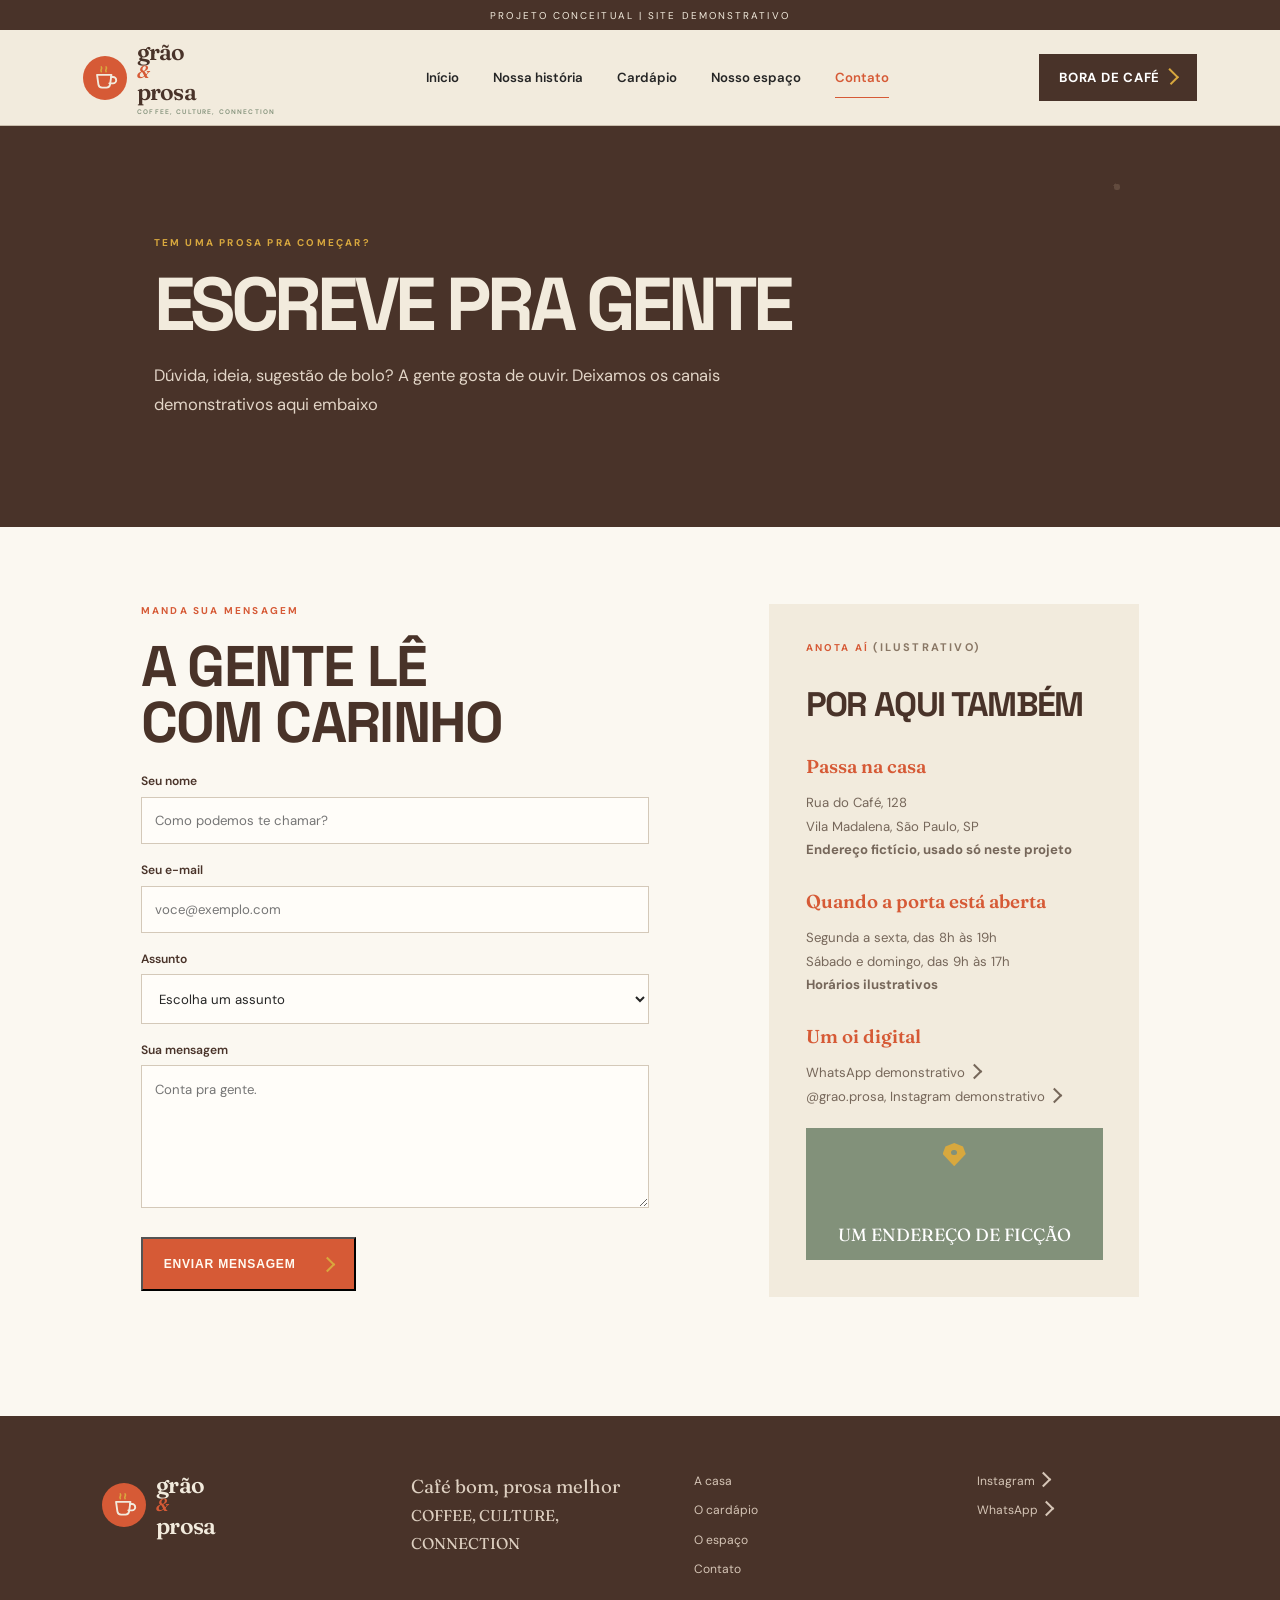
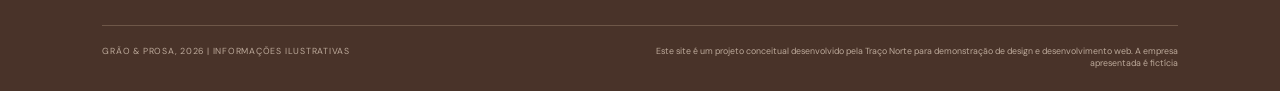
<file: contato.html>
<!doctype html>
<html lang="pt-BR">
  <head>
    <meta charset="utf-8"><meta name="viewport" content="width=device-width,initial-scale=1"><meta name="description" content="Entre em contato com a Grão & Prosa. Dados demonstrativos"><title>Contato: Grão & Prosa</title><link rel="preconnect" href="https://fonts.googleapis.com"><link rel="preconnect" href="https://fonts.gstatic.com" crossorigin><link href="https://fonts.googleapis.com/css2?family=Archivo+Black&family=DM+Sans:wght@400;500;600;700&family=Fraunces:opsz,wght@9..144,500;9..144,600;9..144,700&family=Space+Grotesk:wght@400;500;600;700&display=swap" rel="stylesheet"><link rel="icon" type="image/svg+xml" href="images/favicon.svg?v=2"><link rel="stylesheet" href="css/styles.css"><link rel="stylesheet" href="css/redesign.css"><script defer src="js/script.js"></script>
  </head>
  <body>
    <div class="concept">
      PROJETO CONCEITUAL | SITE DEMONSTRATIVO
    </div>
    <header class="header">
      <a class="logo" href="index.html"><span class="logo-mark" aria-hidden="true"><svg viewBox="0 0 64 64" focusable="false"><path class="cup" d="M17 26h27l-2.5 18a7 7 0 0 1-7 6h-8a7 7 0 0 1-7-6z"/><path class="handle" d="M43 30h4a6 6 0 0 1 0 12h-7"/><path class="steam" d="M25 20c-3-4 3-5 0-9M34 20c-3-4 3-5 0-9"/></svg></span><span class="logo-name">grão <i>&</i> prosa<small>COFFEE, CULTURE, CONNECTION</small></span></a><button class="menu-toggle" type="button" aria-label="Abrir menu" aria-expanded="false"></button>
      <nav class="nav">
        <a href="index.html">Início</a><a href="historia.html">Nossa história</a><a href="cardapio.html">Cardápio</a><a href="espaco.html">Nosso espaço</a><a class="active" href="contato.html">Contato</a>
      </nav>
      <a class="header-cta" href="cardapio.html">Bora de café <span class="arrow-icon" aria-hidden="true"></span></a>
    </header>
    <main>
      <section class="page-hero">
        <span class="eyebrow">TEM UMA PROSA PRA COMEÇAR?</span>
        <h1>
          Escreve pra gente
        </h1>
        <p>
          Dúvida, ideia, sugestão de bolo? A gente gosta de ouvir. Deixamos os canais demonstrativos aqui embaixo
        </p>
        <span class="hero-mark mail-mark" aria-hidden="true"></span>
      </section>
      <section class="contact-wrap">
        <div>
          <span class="eyebrow">MANDA SUA MENSAGEM</span>
          <h2 class="page-title">
            A gente lê<br>com carinho
          </h2>
          <form class="contact-form" novalidate>
            <label for="name">
              Seu nome
            </label>
            <input id="name" name="name" autocomplete="name" required minlength="2" placeholder="Como podemos te chamar?">
            <label for="email">
              Seu e-mail
            </label>
            <input id="email" name="email" type="email" autocomplete="email" required placeholder="voce@exemplo.com">
            <label for="subject">
              Assunto
            </label>
            <select id="subject" name="subject" required><option value="">Escolha um assunto</option><option>Uma prosa geral</option><option>Sobre nosso café</option><option>Imprensa e parcerias</option><option>Outro assunto</option></select>
            <label for="message">
              Sua mensagem
            </label>
            <textarea id="message" name="message" required minlength="10" placeholder="Conta pra gente."></textarea><button class="button" type="submit">Enviar mensagem <span class="arrow-icon" aria-hidden="true"></span></button>
            <div class="form-feedback" aria-live="polite">
            </div>
          </form>
        </div>
        <aside class="contact-info">
          <span class="eyebrow">ANOTA AÍ <span class="illustrative">(ILUSTRATIVO)</span></span>
          <h2>
            Por aqui também
          </h2>
          <h3>
            Passa na casa
          </h3>
          <p>
            Rua do Café, 128<br>Vila Madalena, São Paulo, SP<br><b>Endereço fictício, usado só neste projeto</b>
          </p>
          <h3>
            Quando a porta está aberta
          </h3>
          <p>
            Segunda a sexta, das 8h às 19h<br>Sábado e domingo, das 9h às 17h<br><b>Horários ilustrativos</b>
          </p>
          <h3>
            Um oi digital
          </h3>
          <p>
            <a href="https://wa.me/5500000000000" target="_blank" rel="noreferrer">WhatsApp demonstrativo <span class="arrow-icon" aria-hidden="true"></span></a><br><a href="https://instagram.com/grao.prosa" target="_blank" rel="noreferrer">@grao.prosa, Instagram demonstrativo <span class="arrow-icon" aria-hidden="true"></span></a>
          </p>
          <div class="map-card">
            <span class="map-symbol" aria-hidden="true"></span><br>UM ENDEREÇO DE FICÇÃO
          </div>
        </aside>
      </section>
    </main>
    <footer class="footer">
      <div class="footer-top">
        <a class="logo logo-footer" href="index.html"><span class="logo-mark" aria-hidden="true"><svg viewBox="0 0 64 64" focusable="false"><path class="cup" d="M17 26h27l-2.5 18a7 7 0 0 1-7 6h-8a7 7 0 0 1-7-6z"/><path class="handle" d="M43 30h4a6 6 0 0 1 0 12h-7"/><path class="steam" d="M25 20c-3-4 3-5 0-9M34 20c-3-4 3-5 0-9"/></svg></span><span class="logo-name">grão <i>&</i> prosa</span></a>
        <p>
          Café bom, prosa melhor<br><small>COFFEE, CULTURE, CONNECTION</small>
        </p>
        <div class="footer-links">
          <a href="historia.html">A casa</a><a href="cardapio.html">O cardápio</a><a href="espaco.html">O espaço</a><a href="contato.html">Contato</a>
        </div>
        <div class="footer-social">
          <a href="https://instagram.com" target="_blank" rel="noreferrer">Instagram <span class="arrow-icon" aria-hidden="true"></span></a><a href="https://wa.me/5500000000000" target="_blank" rel="noreferrer">WhatsApp <span class="arrow-icon" aria-hidden="true"></span></a>
        </div>
      </div>
      <div class="footer-bottom">
        <span>GRÃO & PROSA, 2026 | INFORMAÇÕES ILUSTRATIVAS</span><span>Este site é um projeto conceitual desenvolvido pela Traço Norte para demonstração de design e desenvolvimento web. A empresa apresentada é fictícia</span>
      </div>
    </footer>
  </body>
</html>
</file>
<file: css/styles.css>
:root {
  --cream:#f3ebdd;
  --paper:#faf7f0;
  --terra:#b85c38;
  --coffee:#493329;
  --yellow:#d9a441;
  --sage:#87947a;
  --ink:#32251f;
  --line:#d8cbbb;
  --serif:'Fraunces',Georgia,serif;
  --sans:'DM Sans',Arial,sans-serif
}
* {
  box-sizing:border-box
}
html {
  font-size: 110%;
  scroll-behavior:smooth
}
body {
  margin:0;
  background:var(--cream);
  color:var(--ink);
  font-family:var(--sans);
  font-size:0.9375rem
}
a {
  color:inherit;
  text-decoration:none
}
img {
  display:block;
  width:100%;
  height:100%;
  object-fit:cover
}
.concept {
  height:1.6875rem;
  background:var(--coffee);
  color:var(--cream);
  font-size:0.5625rem;
  letter-spacing:0.1187rem;
  text-align:center;
  padding:0.5rem
}
.concept span {
  color:var(--yellow);
  padding:0 0.5rem
}
.header {
  height:5.5rem;
  padding:0 6.5%;
  display:flex;
  align-items:center;
  justify-content:space-between;
  border-bottom:0.0625rem solid var(--line);
  position:relative;
  z-index:5;
  background:var(--cream)
}
.logo {
  display:flex;
  align-items:center;
  gap:0.5625rem;
  color:var(--coffee)
}
.logo-mark {
  width:2.5rem;
  height:2.5rem;
  background:var(--terra);
  border-radius:50%;
  display:grid;
  place-items:center;
  color:var(--cream);
  font:600 1.1875rem var(--serif);
  letter-spacing:-0.125rem
}
.logo-mark span {
  font-size:0.75rem;
  color:var(--yellow)
}
.logo-name {
  font:600 1.3125rem var(--serif);
  letter-spacing:-0.05rem
}
.logo-name i {
  color:var(--terra);
  font-size:1rem
}
.nav {
  display:flex;
  gap:1.9375rem;
  font-size:0.75rem
}
.nav a {
  padding:0.625rem 0;
  color:#6e5d51;
  transition:.2s
}
.nav a:hover,.nav a.active {
  color:var(--terra)
}
.nav a.active {
  border-bottom:0.0625rem solid var(--terra)
}
.header-cta {
  font-size:0.75rem;
  font-weight:700;
  background:var(--coffee);
  color:white;
  padding:0.875rem 1.125rem;
  border-radius:0.125rem
}
.header-cta span {
  padding-left:0.625rem;
  color:var(--yellow)
}
.menu-toggle {
  display:none;
  background:none;
  border:0;
  font-size:1.4375rem;
  color:var(--coffee)
}
.hero {
  min-height:37.5rem;
  display:grid;
  grid-template-columns:1fr 1.03fr;
  padding-left:10.5%;
  position:relative
}
.hero-copy {
  padding:5.75rem 4% 4.375rem 0;
  position:relative
}
.eyebrow {
  font-size:0.5625rem;
  letter-spacing:0.125rem;
  color:var(--terra);
  font-weight:700;
  display:block
}
.eyebrow b {
  display:inline-block;
  width:0.375rem;
  height:0.375rem;
  background:var(--sage);
  border-radius:50%;
  margin:0 0.5rem 0.0625rem 0
}
.hero h1,.page-hero h1 {
  font:500 clamp(3.0625rem,6vw,4.875rem)/.99 var(--serif);
  letter-spacing:-0.1875rem;
  color:var(--coffee);
  margin:1.75rem 0 1.25rem
}
.hero h1 em {
  color:var(--terra);
  font-weight:500
}
.hero-copy>p {
  max-width:21.875rem;
  color:#76675a;
  line-height:1.8;
  font-size:0.875rem
}
.button {
  display:inline-flex;
  align-items:center;
  gap:1.5rem;
  background:var(--terra);
  color:#fffaf1;
  padding:1rem 1.1875rem;
  font-size:0.6875rem;
  font-weight:600;
  margin-top:1.375rem;
  transition:.2s
}
.button:hover {
  background:var(--coffee);
  transform:translateY(-0.125rem)
}
.button span {
  font-size:1rem;
  color:var(--yellow)
}
.hero-note {
  position:static;
  display:flow-root;
  margin-top:1.5rem;
  font:0.8125rem/1.5 var(--serif);
  color:var(--sage)
}
.scribble {
  font-size:1.5625rem;
  float:left;
  margin-right:0.75rem;
  color:var(--yellow)
}
.hero-visual {
  height:35rem;
  margin-top:1.25rem;
  position:relative
}
.hero-visual>img {
  object-position:center
}
.hero-visual:after {
  content:'';
  position:absolute;
  inset:0;
  background:linear-gradient(0deg,#21150e52,transparent 40%);
  pointer-events:none
}
.photo-stamp {
  position:absolute;
  z-index:1;
  top:2.1875rem;
  right:2.125rem;
  width:6.5625rem;
  height:6.5625rem;
  border-radius:50%;
  background:var(--yellow);
  color:var(--coffee);
  display:grid;
  place-content:center;
  text-align:center;
  font:600 0.9375rem/.98 var(--serif);
  transform:rotate(8deg)
}
.photo-stamp span {
  font:700 0.375rem var(--sans);
  letter-spacing:0.0625rem;
  margin-top:0.4375rem
}
.image-caption {
  position:absolute;
  z-index:1;
  bottom:1.25rem;
  left:1.5625rem;
  color:white;
  font-size:0.5rem;
  letter-spacing:0.1125rem
}
.side-label {
  position:absolute;
  right:2.3%;
  top:45%;
  writing-mode:vertical-rl;
  font-size:0.5rem;
  letter-spacing:0.125rem;
  color:var(--terra)
}
.ticker {
  height:3.3125rem;
  background:var(--sage);
  color:#fffaf1;
  display:flex;
  align-items:center;
  justify-content:space-around;
  font-size:0.5625rem;
  letter-spacing:0.125rem
}
.ticker i {
  font-style:normal;
  color:#e3c178;
  font-size:1rem
}
.section-pad {
  padding:7rem 12%
}
.intro {
  display:grid;
  grid-template-columns:1fr 1fr;
  gap:13%;
  align-items:center
}
.intro-art {
  height:26.25rem;
  position:relative;
  padding:0 10% 8% 0
}
.intro-art img {
  object-position:center
}
.circle-note {
  position:absolute;
  right:0;
  bottom:1.125rem;
  border-radius:50%;
  background:var(--yellow);
  width:8rem;
  height:8rem;
  display:grid;
  place-content:center;
  text-align:center;
  color:var(--coffee);
  font:600 1.25rem/.94 var(--serif);
  transform:rotate(-9deg)
}
.circle-note b {
  font:0.875rem var(--sans);
  margin-top:0.25rem
}
.tiny-label {
  position:absolute;
  left:0.9375rem;
  bottom:1.5625rem;
  color:white;
  font-size:0.5rem;
  letter-spacing:0.1062rem
}
.intro-copy h2,.section-head h2,.beans h2,.space-tease h2,.visit h2,.page-title {
  font:500 3.25rem/.98 var(--serif);
  letter-spacing:-0.1125rem;
  color:var(--coffee);
  margin:1.25rem 0
}
.intro-copy>p,.beans-copy>p,.space-tease p {
  max-width:26.25rem;
  color:#76675a;
  line-height:1.9;
  font-size:0.8125rem
}
.text-link {
  display:inline-block;
  margin-top:1.3125rem;
  color:var(--terra);
  font-size:0.6875rem;
  font-weight:700;
  border-bottom:0.0625rem solid #c99a82;
  padding-bottom:0.5625rem
}
.text-link span {
  padding-left:0.9375rem
}
.menu-preview {
  background:var(--paper);
  padding:5.9375rem 10.5% 6.875rem
}
.section-head {
  display:flex;
  justify-content:space-between;
  align-items:end;
  margin-bottom:2.1875rem
}
.section-head h2 {
  font-size:2.8125rem;
  margin-bottom:0
}
.cards {
  display:grid;
  grid-template-columns:repeat(3,1fr);
  gap:1.5625rem
}
.food-card {
  padding-bottom:0.9375rem
}
.food-img {
  height:18.125rem;
  position:relative;
  overflow:hidden
}
.food-img img {
  transition:transform .5s
}
.food-card:hover img {
  transform:scale(1.04)
}
.food-img span {
  position:absolute;
  top:0.8125rem;
  left:0.8125rem;
  background:var(--cream);
  padding:0.5rem 0.625rem;
  font-size:0.5rem;
  letter-spacing:0.0625rem;
  color:var(--terra)
}
.food-card h3 {
  font:600 1.3125rem var(--serif);
  color:var(--coffee);
  margin:1.125rem 0 0.5rem
}
.food-card p {
  font-size:0.75rem;
  line-height:1.7;
  color:#76675a;
  min-height:2.5rem
}
.food-card>b {
  font-size:0.8125rem;
  color:var(--terra)
}
.food-card small {
  font-size:0.5625rem;
  font-weight:400;
  color:#8d7d6e
}
.beans {
  min-height:28.125rem;
  background:var(--coffee);
  color:var(--cream);
  display:grid;
  grid-template-columns:1fr 1fr;
  position:relative
}
.beans-photo {
  height:28.125rem
}
.beans-copy {
  padding:5rem 13%;
  position:relative;
  overflow:hidden
}
.beans-copy .eyebrow {
  color:var(--yellow)
}
.beans h2 {
  color:var(--cream);
  font-size:3.375rem
}
.beans-copy>p {
  color:#d1c1b1
}
.button-light {
  background:var(--yellow);
  color:var(--coffee)
}
.button-light:hover {
  background:var(--cream)
}
.beans-doodle {
  position:absolute;
  color:#725445;
  right:6%;
  bottom:4%;
  font-size:6.5625rem
}
.space-tease {
  display:grid;
  grid-template-columns:.8fr 1.2fr;
  gap:9%;
  align-items:center;
  padding:6.5625rem 10.5%
}
.space-tease img {
  height:25rem
}
.space-tease h2 {
  font-size:3rem
}
.visit {
  background:var(--sage);
  color:white;
  text-align:center;
  padding:4.75rem 1.25rem;
  position:relative;
  overflow:hidden
}
.visit .eyebrow {
  color:#eee1bd
}
.visit h2 {
  color:#fffaf1;
  font-size:3.0625rem
}
.visit .button {
  background:var(--coffee)
}
.visit-flower {
  position:absolute;
  font-size:10rem;
  color:#ffffff12;
  right:9%;
  top:0.625rem
}
.footer {
  background:var(--coffee);
  color:var(--cream);
  padding:3.25rem 8% 1.25rem
}
.footer-top {
  display:grid;
  grid-template-columns:1.1fr 1fr 1fr .8fr;
  gap:1.875rem;
  align-items:start;
  padding-bottom:2.75rem
}
.logo-footer {
  color:var(--cream)
}
.footer-top>p {
  font:1.0625rem/1.5 var(--serif);
  margin:0;
  color:#ddcfc0
}
.footer-links,.footer-social {
  display:grid;
  gap:0.75rem;
  font-size:0.6875rem;
  color:#d5c5b6
}
.footer-links a:hover,.footer-social a:hover {
  color:var(--yellow)
}
.footer-bottom {
  border-top:0.0625rem solid #6e5748;
  padding-top:1.0625rem;
  display:flex;
  justify-content:space-between;
  gap:1.25rem;
  font-size:0.5rem;
  letter-spacing:0.0437rem;
  color:#bca99a
}
.footer-bottom span:last-child {
  text-align:right;
  max-width:31.25rem;
  letter-spacing:0
}
.page-hero {
  padding:6.25rem 12% 5.125rem;
  background:var(--paper);
  position:relative;
  overflow:hidden
}
.page-hero h1 {
  font-size:4.25rem;
  margin:1.25rem 0
}
.page-hero p {
  max-width:32.5rem;
  color:#76675a;
  line-height:1.8
}
.page-hero .hero-mark {
  position:absolute;
  right:13%;
  top:3.25rem;
  color:#e9dfcf;
  font:11.875rem var(--serif)
}
.content-split {
  display:grid;
  grid-template-columns:1fr 1fr;
  align-items:center;
  gap:9%;
  padding:5.625rem 12%
}
.content-split img {
  height:28.125rem
}
.content-split p {
  line-height:1.9;
  color:#76675a;
  font-size:0.8125rem
}
.content-split h2 {
  font:500 2.6875rem/.98 var(--serif);
  color:var(--coffee);
  margin:1rem 0
}
.quote-band {
  background:var(--sage);
  color:white;
  padding:3.625rem 15%;
  text-align:center;
  font:italic 1.8125rem/1.3 var(--serif)
}
.value-grid {
  padding:4.6875rem 11%;
  display:grid;
  grid-template-columns:repeat(3,1fr);
  gap:1.875rem
}
.value-grid article {
  border-top:0.0625rem solid var(--terra);
  padding-top:1.0625rem
}
.value-grid h3 {
  font:600 1.375rem var(--serif);
  color:var(--coffee)
}
.value-grid p {
  color:#76675a;
  font-size:0.75rem;
  line-height:1.8
}
.menu-page {
  padding:4.6875rem 10% 6.25rem;
  background:var(--paper)
}
.menu-toolbar {
  display:flex;
  justify-content:space-between;
  align-items:end;
  margin-bottom:2.1875rem
}
.filters {
  display:flex;
  flex-wrap:wrap;
  gap:0.5625rem
}
.filters button {
  border:0.0625rem solid var(--line);
  background:transparent;
  color:var(--coffee);
  padding:0.625rem 0.875rem;
  font:0.6875rem var(--sans);
  cursor:pointer
}
.filters button[aria-pressed=true],.filters button:hover {
  background:var(--coffee);
  color:white;
  border-color:var(--coffee)
}
.illustrative {
  font-size:0.625rem;
  color:#897765
}
.menu-section {
  margin:2.75rem 0
}
.menu-section h2 {
  font:500 2.0625rem var(--serif);
  color:var(--terra);
  border-bottom:0.0625rem solid var(--line);
  padding-bottom:0.6875rem
}
.menu-items {
  display:grid;
  grid-template-columns:1fr 1fr;
  column-gap:2.8125rem
}
.menu-item {
  padding:1.0625rem 0;
  border-bottom:0.0625rem dotted var(--line)
}
.menu-item-head {
  display:flex;
  justify-content:space-between;
  gap:0.9375rem;
  font:600 1.0625rem var(--serif);
  color:var(--coffee)
}
.menu-item p {
  font-size:0.6875rem;
  line-height:1.6;
  color:#827263;
  margin:0.375rem 0
}
.menu-item .price {
  font:600 0.75rem var(--sans);
  color:var(--terra);
  white-space:nowrap
}
.gallery {
  padding:4.375rem 9% 5.9375rem;
  background:var(--paper)
}
.gallery-grid {
  display:grid;
  grid-template-columns:repeat(4,1fr);
  grid-auto-rows:11.875rem;
  gap:0.75rem
}
.gallery-item {
  position:relative;
  cursor:zoom-in;
  overflow:hidden;
  border:0;
  padding:0;
  background:var(--coffee)
}
.gallery-item:nth-child(1),.gallery-item:nth-child(5) {
  grid-column:span 2;
  grid-row:span 2
}
.gallery-item:nth-child(4) {
  grid-row:span 2
}
.gallery-item img {
  transition:transform .45s;
  opacity:.95
}
.gallery-item:hover img {
  transform:scale(1.04)
}
.gallery-item span {
  position:absolute;
  bottom:0.75rem;
  left:0.875rem;
  color:white;
  text-shadow:0 0.0625rem 0.5rem #000;
  font-size:0.5625rem;
  letter-spacing:0.0625rem
}
.lightbox {
  position:fixed;
  inset:0;
  background:#211811ed;
  display:none;
  align-items:center;
  justify-content:center;
  z-index:10;
  padding:5vw
}
.lightbox.open {
  display:flex
}
.lightbox img {
  width:auto;
  max-width:90vw;
  height:auto;
  max-height:84vh
}
.lightbox button {
  position:absolute;
  top:1.375rem;
  right:1.75rem;
  background:none;
  color:white;
  border:0;
  font-size:2.375rem;
  cursor:pointer
}
.contact-wrap {
  padding:4.375rem 11% 6.25rem;
  display:grid;
  grid-template-columns:1.1fr .8fr;
  gap:12%;
  background:var(--paper)
}
.contact-form label {
  display:block;
  font-size:0.6875rem;
  font-weight:600;
  color:var(--coffee);
  margin:1rem 0 0.4375rem
}
.contact-form input,.contact-form textarea,.contact-form select {
  width:100%;
  padding:0.8125rem 0.75rem;
  border:0.0625rem solid var(--line);
  background:#fffdf9;
  font:0.75rem var(--sans);
  color:var(--ink);
  border-radius:0
}
.contact-form textarea {
  min-height:8.125rem;
  resize:vertical
}
.contact-form input:focus,.contact-form textarea:focus,.contact-form select:focus {
  outline:0.125rem solid var(--sage);
  border-color:transparent
}
.contact-info {
  background:var(--cream);
  padding:2.0625rem;
  height:max-content
}
.contact-info h2 {
  font:500 1.9375rem var(--serif);
  color:var(--coffee)
}
.contact-info h3 {
  font:600 1.0625rem var(--serif);
  color:var(--terra);
  margin:1.5625rem 0 0.4375rem
}
.contact-info p {
  font-size:0.75rem;
  line-height:1.8;
  color:#76675a
}
.form-feedback {
  font-size:0.75rem;
  line-height:1.6;
  margin-top:0.875rem;
  color:#465a3d
}
.form-feedback.error {
  color:#a23c2d
}
.map-card {
  margin-top:1.125rem;
  height:7.5rem;
  background:var(--sage);
  display:grid;
  place-items:center;
  color:white;
  font:1rem var(--serif);
  text-align:center
}
.story-photo {
  position:relative
}
.story-photo:after {
  content:'CUIDADO EM CADA XÍCARA';
  position:absolute;
  bottom:1.0625rem;
  left:1.0625rem;
  color:white;
  font-size:0.5rem;
  letter-spacing:0.125rem;
  text-shadow:0 0.0625rem 0.3125rem #000
}
@media(max-width:56.25rem) {
  .header {
    padding:0 5%
  }
  .nav {
    gap:1.0625rem
  }
  .header-cta {
    display:none
  }
  .hero {
    padding-left:7%;
    grid-template-columns:.9fr 1fr
  }
  .hero-copy {
    padding-top:4.6875rem
  }
  .hero-visual {
    height:31.875rem
  }
  .intro {
    padding:5rem 8%;
    gap:8%
  }
  .menu-preview {
    padding:4.6875rem 7%
  }
  .food-img {
    height:14.375rem
  }
  .space-tease {
    padding:5rem 7%;
    gap:6%
  }
  .footer {
    padding-left:6%;
    padding-right:6%
  }
  .page-hero {
    padding-left:8%;
    padding-right:8%
  }
  .content-split,.contact-wrap {
    padding-left:8%;
    padding-right:8%
  }
}
@media(max-width:47.5rem) {
  .concept {
    font-size:0.5rem
  }
  .header {
    height:4.375rem
  }
  .logo-mark {
    width:2.125rem;
    height:2.125rem
  }
  .logo-name {
    font-size:1.125rem
  }
  .menu-toggle {
    display:block
  }
  .nav {
    display:none;
    position:absolute;
    top:4.3125rem;
    left:0;
    right:0;
    background:var(--cream);
    padding:1rem 7% 1.4375rem;
    border-bottom:0.0625rem solid var(--line);
    flex-direction:column;
    gap:0.1875rem
  }
  .nav.open {
    display:flex
  }
  .nav a {
    padding:0.6875rem 0
  }
  .hero {
    display:flex;
    flex-direction:column;
    padding:0
  }
  .hero-copy {
    padding:3.75rem 8% 3.125rem
  }
  .hero h1 {
    font-size:3.625rem
  }
  .hero-note {
    position:static;
    margin-top:1.875rem
  }
  .hero-visual {
    margin:0;
    height:23.125rem
  }
  .side-label {
    display:none
  }
  .ticker {
    overflow:hidden;
    gap:1.5rem;
    justify-content:flex-start;
    padding:0 1.25rem;
    white-space:nowrap
  }
  .ticker span:nth-of-type(n+3),.ticker i:nth-of-type(n+2) {
    display:none
  }
  .section-pad {
    padding:4.375rem 8%
  }
  .intro {
    display:flex;
    flex-direction:column;
    gap:2.5rem;
    align-items:stretch
  }
  .intro-art {
    height:20rem;
    padding-right:8%
  }
  .circle-note {
    width:6.25rem;
    height:6.25rem;
    font-size:1.0625rem
  }
  .intro-copy h2,.section-head h2,.beans h2,.space-tease h2,.visit h2 {
    font-size:2.6875rem
  }
  .menu-preview {
    padding:4.1875rem 8%
  }
  .section-head {
    display:block
  }
  .section-head .text-link {
    margin-top:0.9375rem
  }
  .cards {
    grid-template-columns:1fr;
    gap:1.5625rem
  }
  .food-img {
    height:17.5rem
  }
  .beans {
    grid-template-columns:1fr
  }
  .beans-photo {
    height:18.125rem
  }
  .beans-copy {
    padding:3.625rem 9% 4.375rem
  }
  .space-tease {
    display:flex;
    flex-direction:column;
    align-items:stretch;
    padding:4.375rem 8%;
    gap:1.875rem
  }
  .space-tease img {
    height:18.75rem
  }
  .visit {
    padding:4.0625rem 0.9375rem
  }
  .footer-top {
    grid-template-columns:1fr 1fr;
    gap:1.6875rem
  }
  .footer-bottom {
    display:grid;
    line-height:1.5
  }
  .footer-bottom span:last-child {
    text-align:left
  }
  .page-hero {
    padding:4.0625rem 8% 3.4375rem
  }
  .page-hero h1 {
    font-size:3.4375rem
  }
  .page-hero .hero-mark {
    right:4%;
    top:1.6875rem;
    font-size:6.875rem
  }
  .content-split {
    display:flex;
    flex-direction:column;
    padding:3.4375rem 8%;
    gap:1.875rem
  }
  .content-split img {
    height:19.375rem
  }
  .quote-band {
    padding:2.625rem 9%;
    font-size:1.4375rem
  }
  .value-grid {
    padding:3.4375rem 8%;
    grid-template-columns:1fr;
    gap:0.875rem
  }
  .menu-page {
    padding:3.4375rem 7% 4.375rem
  }
  .menu-toolbar {
    display:block
  }
  .filters {
    margin:1.4375rem 0
  }
  .menu-items {
    grid-template-columns:1fr
  }
  .menu-section {
    margin:2.1875rem 0
  }
  .gallery {
    padding:2.8125rem 5% 4.0625rem
  }
  .gallery-grid {
    grid-template-columns:repeat(2,1fr);
    grid-auto-rows:9.0625rem;
    gap:0.5rem
  }
  .gallery-item:nth-child(4) {
    grid-row:span 1
  }
  .contact-wrap {
    display:flex;
    flex-direction:column;
    padding:3.125rem 7%;
    gap:2.1875rem
  }
  .contact-info {
    padding:1.5625rem
  }
  .page-hero p {
    font-size:0.8125rem
  }
}
</file>
<file: css/redesign.css>
/* Redesign urbano da Grão & Prosa */
:root {
  --cream: #f2ebdd;
  --paper: #fbf8f1;
  --terra: #d65a36;
  --coffee: #493329;
  --yellow: #d8a83e;
  --sage: #82917a;
  --ink: #252525;
  --line: #d4c9b9;
  --serif: "Fraunces", Georgia, serif;
  --sans: "DM Sans", Arial, sans-serif;
  --display: "Space Grotesk", "Archivo Black", sans-serif;
}
body { background: var(--cream); color: var(--ink); }
.hero-copy,
.hero-visual,
.intro-art,
.intro-copy,
.beans-copy,
.seasonal-copy,
.seasonal-photo,
.space-tease > div,
.content-split > div,
.contact-wrap > div,
.contact-info,
.footer-top > * {
  min-width: 0;
}
.logo-name { display: grid; line-height: 1; }
.logo-name small { margin-top: 0.3125rem; color: var(--sage); font: 600 0.375rem/1 var(--sans); letter-spacing: 0.0656rem; }
.header { border-bottom-color: #c9bdac; }
.nav a { color: var(--ink); font-weight: 600; }
.header-cta, .button { border-radius: 0; letter-spacing: 0.0437rem; text-transform: uppercase; }
.hero h1, .page-hero h1 {
  font-family: var(--display); font-weight: 700; letter-spacing: -0.25rem;
  line-height: .9; text-transform: uppercase; max-width: 100%;
}
.hero h1 { font-size: clamp(3.625rem, 7vw, 6rem); }
.hero h1 em, .page-hero h1 em { color: var(--terra); font-style: normal; }
.hero-copy { z-index: 1; }
.hero-visual { height: 37.5rem; margin-top: 0; }
.photo-stamp { border-radius: 0; font-family: var(--display); font-weight: 700; transform: rotate(7deg); }
.ticker { background: var(--terra); font-weight: 700; text-transform: uppercase; }
.intro-copy h2, .section-head h2, .beans h2, .space-tease h2, .visit h2,
.page-title, .content-split h2, .value-grid h3, .contact-info h2 {
  font-family: var(--display); font-weight: 700; letter-spacing: -0.0938rem; text-transform: uppercase;
}
.page-hero { background: var(--coffee); color: var(--cream); }
.page-hero .eyebrow { color: var(--yellow); }
.page-hero h1 { color: var(--cream); }
.page-hero p { color: #e2d5c7; }
.page-hero .hero-mark { color: #624b3e; }
.quote-band { background: var(--terra); }
.menu-page { background: var(--paper); }
.catalog-tools { display: flex; align-items: center; gap: 1.125rem; margin: 1.625rem 0 1.125rem; }
.search-box {
  display: flex; flex: 1; min-width: 0; align-items: center; gap: 0.75rem;
  padding: 0.5625rem 0.125rem; border-bottom: 0.0625rem solid var(--coffee); color: var(--terra);
}
.search-box > span { font: 1.875rem/1 var(--sans); }
.search-box input {
  flex: 1; min-width: 0; border: 0; outline: 0; background: transparent;
  color: var(--ink); font: 0.875rem var(--sans);
}
.search-box input::placeholder { color: #8c7b6b; }
.search-box kbd { color: #8c7b6b; font: 0.5rem var(--sans); letter-spacing: 0.0625rem; }
.clear-filters {
  border: 0; background: transparent; color: var(--terra);
  font: 700 0.6875rem var(--sans); cursor: pointer;
}
.clear-filters span { padding-left: 0.4375rem; font-size: 1rem; }
.filters { gap: 0; border-top: 0.0625rem solid var(--line); border-bottom: 0.0625rem solid var(--line); }
.filters button {
  padding: 0.8125rem 1.125rem; border: 0; border-right: 0.0625rem solid var(--line);
  font-weight: 600;
}
.filters button:first-child { border-left: 0.0625rem solid var(--line); }
.filters button[aria-pressed="true"] { background: var(--terra); color: #fff; }
.filters button:focus-visible, .clear-filters:focus-visible, .product-card:focus-visible,
.button:focus-visible, .gallery-item:focus-visible { outline: 0.125rem solid var(--terra); outline-offset: 0.1875rem; }
.results-note {
  margin: 1.375rem 0 0.875rem; color: #857564; font-size: 0.625rem;
  letter-spacing: 0.0313rem; text-transform: uppercase;
}
.product-grid {
  display: grid; grid-template-columns: repeat(3, minmax(0, 1fr));
  border-top: 0.0625rem solid var(--line); border-left: 0.0625rem solid var(--line);
}
.product-card {
  position: relative; min-width: 0; padding: 0; border: 0;
  border-right: 0.0625rem solid var(--line); border-bottom: 0.0625rem solid var(--line);
  background: transparent; color: inherit; text-align: left; cursor: pointer;
  transition: background .2s ease;
}
.product-card:hover, .product-card:focus-visible { background: var(--cream); }
.product-image { position: relative; display: block; height: 14.0625rem; overflow: hidden; background: #dfd3c3; }
.product-image img { transition: transform .4s ease; }
.product-card:hover .product-image img { transform: scale(1.045); }
.product-tag {
  position: absolute; top: 0.75rem; left: 0.75rem; padding: 0.4375rem 0.5625rem;
  background: var(--yellow); color: var(--ink); font: 700 0.5rem var(--sans); letter-spacing: 0.0437rem;
}

.product-card-copy { display: grid; padding: 1rem 1.0625rem 1.1875rem; }
.product-category { color: var(--terra); font-size: 0.5rem; font-weight: 700; letter-spacing: 0.0688rem; }
.product-name { margin-top: 0.5rem; font: 700 1.25rem/1.1 var(--display); letter-spacing: -0.0313rem; }
.product-description { min-height: 2.625rem; margin-top: 0.4375rem; color: #74685c; font-size: 0.6875rem; line-height: 1.6; }
.product-price { margin-top: 0.875rem; color: var(--terra); font-size: 0.8125rem; font-weight: 700; }
.product-price small { padding-left: 0.3125rem; color: #8c7b6b; font-size: 0.5rem; font-weight: 500; letter-spacing: 0.0437rem; }
.product-arrow { position: absolute; right: 1.0625rem; bottom: 1.25rem; color: var(--coffee); font-size: 1rem; }
.empty-state { padding: 4.375rem 1.25rem; border: 0.0625rem solid var(--line); text-align: center; }
.empty-state[hidden] { display: none; }
.empty-state > span { color: var(--terra); font-size: 2.1875rem; }
.empty-state h3 { font: 700 1.4375rem var(--display); text-transform: uppercase; }
.empty-state p { color: #74685c; font-size: 0.8125rem; }
.menu-disclaimer { margin-top: 2.1875rem; line-height: 1.6; }
.product-modal {
  position: fixed; inset: 0; z-index: 20; display: grid; visibility: hidden;
  place-items: center; padding: 1.375rem; background: #1c1916dd; opacity: 0;
  transition: opacity .2s ease, visibility .2s ease;
}
.product-modal.is-open { visibility: visible; opacity: 1; }
.modal-open { overflow: hidden; }
.modal-panel { position: relative; display: grid; grid-template-columns: 1.05fr 1fr; width: min(53.125rem, 100%); min-height: 26.25rem; background: var(--paper); }
.modal-image { min-height: 100%; object-fit: cover; }
.modal-copy { display: flex; flex-direction: column; justify-content: center; align-items: flex-start; padding: 2.8125rem; }
.modal-copy h2 { margin: 1.0625rem 0 0.625rem; color: var(--coffee); font: 700 clamp(1.75rem, 4vw, 2.625rem)/1 var(--display); text-transform: uppercase; }
.modal-description { color: #74685c; font-size: 0.8125rem; line-height: 1.75; }
.modal-price { margin-top: 0.9375rem; color: var(--terra); font-size: 1.125rem; }
.modal-copy .illustrative { margin-top: 0.3125rem; }
.modal-close {
  position: absolute; top: 0.75rem; right: 0.75rem; z-index: 1; width: 2.5rem; height: 2.5rem;
  border: 0; background: var(--coffee); color: white; font-size: 1.5625rem; cursor: pointer;
}
.seasonal-feature {
  position: relative; display: grid; grid-template-columns: .9fr 1.1fr; gap: 8%;
  align-items: center; min-height: 30rem; padding: 4.6875rem 10.5%; background: var(--yellow); overflow: hidden;
}
.seasonal-copy { position: relative; z-index: 1; }
.seasonal-copy h2 { margin: 1.375rem 0 0.875rem; color: var(--coffee); font: 700 clamp(2.625rem, 5vw, 4.0625rem)/.92 var(--display); letter-spacing: -0.125rem; text-transform: uppercase; }
.seasonal-copy h2 em { color: var(--terra); font-style: normal; }
.seasonal-copy > p:not(.seasonal-index) { max-width: 24.375rem; color: var(--coffee); font-size: 0.8125rem; line-height: 1.8; }
.seasonal-index { margin: 1.875rem 0 0; color: var(--coffee); font-size: 0.5625rem; font-weight: 700; letter-spacing: 0.075rem; }
.seasonal-photo { position: relative; height: 20.625rem; margin: 0; transform: rotate(1.5deg); }
.seasonal-photo figcaption { position: absolute; bottom: 0; left: 0; padding: 0.625rem 0.75rem; background: var(--coffee); color: var(--cream); font-size: 0.5rem; font-weight: 700; letter-spacing: 0.0625rem; }
.seasonal-stamp {
  position: absolute; top: 7%; right: 7%; display: grid; place-content: center;
  width: 5.75rem; height: 5.75rem; border: 0.0625rem solid var(--coffee); border-radius: 50%;
  color: var(--coffee); text-align: center; font: 700 0.6875rem/1.2 var(--display); transform: rotate(11deg);
}
.lightbox { flex-wrap: wrap; gap: 1.25rem; }
.lightbox.open { display: flex; }
.lightbox .lightbox-close, .lightbox .gallery-prev, .lightbox .gallery-next {
  position: absolute; z-index: 1; top: 50%; width: 2.875rem; height: 2.875rem; padding: 0;
  border: 0.0625rem solid #ffffff70; background: #252525cc; color: white; font-size: 1.375rem;
  transform: translateY(-50%);
}
.lightbox .lightbox-close { top: 1.5625rem; right: 1.5625rem; width: 2.625rem; height: 2.625rem; transform: none; }
.lightbox .gallery-prev { left: 1.375rem; }
.lightbox .gallery-next { right: 1.375rem; }

.reveal { opacity: 0; transform: translateY(1rem); transition: opacity .55s ease, transform .55s ease; }
.reveal.is-visible { opacity: 1; transform: translateY(0); }
@media (max-width: 56.25rem) {
  .product-grid { grid-template-columns: repeat(2, minmax(0, 1fr)); }
  .seasonal-feature { padding-right: 7%; padding-left: 7%; gap: 5%; }
  .hero h1 { font-size: clamp(3rem, 6vw, 4.5rem); letter-spacing: -0.1875rem; }
}
@media (max-width: 47.5rem) {
  .logo-name small { font-size: 0.3125rem; letter-spacing: 0.05rem; }
  .hero h1 { font-size: clamp(2.5rem, 12.5vw, 3.5rem); letter-spacing: -0.125rem; }
  .hero-visual { height: 24.375rem; }
  .page-hero h1 { font-size: clamp(2rem, 10.8vw, 3.375rem); letter-spacing: -0.125rem; }
  .page-hero .hero-mark { display: none; }
  .catalog-tools { align-items: stretch; flex-direction: column; gap: 0.75rem; }
  .clear-filters { align-self: flex-start; padding: 0.4375rem 0; }
  .filters { display: grid; grid-template-columns: repeat(2, 1fr); }
  .filters button { border-bottom: 0.0625rem solid var(--line); text-align: left; }
  .filters button:last-child { border-right: 0.0625rem solid var(--line); }
  .product-grid { grid-template-columns: 1fr 1fr; }
  .product-image { height: 9.6875rem; }
  .product-card-copy { padding: 0.8125rem 0.6875rem 1rem; }
  .product-name { font-size: 1rem; }
  .product-description { font-size: 0.625rem; }
  .product-price small { display: block; padding: 0.25rem 0 0; }
  .product-arrow { right: 0.625rem; bottom: 1.0625rem; }
  .modal-panel { display: block; max-height: 90vh; overflow: auto; }
  .modal-image { height: 14.375rem; min-height: 0; }
  .modal-copy { padding: 1.5625rem; }
  .seasonal-feature { display: flex; flex-direction: column; align-items: stretch; gap: 1.5625rem; padding: 3.875rem 8%; }
  .seasonal-photo { width: 88%; height: 16.875rem; }
  .seasonal-stamp { top: 48%; right: 7%; width: 4.6875rem; height: 4.6875rem; font-size: 0.5625rem; }
  .lightbox { padding: 3.125rem 0.75rem; }
  .lightbox img { max-width: 100%; max-height: 68vh; }
  .lightbox .gallery-prev { left: 0.5rem; }
  .lightbox .gallery-next { right: 0.5rem; }
}
@media (prefers-reduced-motion: reduce) {
  *, *::before, *::after {
    scroll-behavior: auto !important;
    animation-duration: .01ms !important;
    transition-duration: .01ms !important;
  }
}

/* Marca vetorial e símbolos sem renderização de emoji colorido no Safari */
.logo-mark {
  flex: 0 0 2.5rem;
  overflow: hidden;
}
.logo-mark svg {
  display: block;
  width: 1.9375rem;
  height: 1.9375rem;
}
.logo-mark .cup,
.logo-mark .handle {
  fill: none;
  stroke: var(--cream);
  stroke-width: 3.5;
  stroke-linecap: round;
  stroke-linejoin: round;
}
.logo-mark .steam {
  fill: none;
  stroke: var(--yellow);
  stroke-width: 3;
  stroke-linecap: round;
}
.logo-footer .logo-mark {
  background: var(--terra);
}
@media (max-width: 47.5rem) {
  .logo-mark {
    flex-basis: 2.125rem;
  }
  .logo-mark svg {
    width: 1.6875rem;
    height: 1.6875rem;
  }
}
.empty-cup {
  display: inline-block;
  width: 2.125rem;
  height: 1.5625rem;
  margin: 0.5625rem 0 0.25rem;
  position: relative;
  border: 0.1875rem solid var(--terra);
  border-top: 0;
  border-radius: 0 0 0.625rem 0.625rem;
}
.empty-cup::before {
  content: "";
  position: absolute;
  top: 0.1875rem;
  right: -0.6875rem;
  width: 0.5rem;
  height: 0.625rem;
  border: 0.1875rem solid var(--terra);
  border-left: 0;
  border-radius: 0 0.5rem 0.5rem 0;
}
.empty-cup::after {
  content: "";
  position: absolute;
  left: 0.1875rem;
  top: -0.75rem;
  width: 0.1875rem;
  height: 0.5rem;
  background: var(--yellow);
  box-shadow: 0.5625rem -0.1875rem 0 var(--yellow), 1.125rem 0 0 var(--yellow);
  transform: rotate(8deg);
}

/* Elementos gráficos desenhados em CSS para manter o mesmo visual nos navegadores */
.menu-toggle {
  position: relative;
  width: 2.625rem;
  height: 2.625rem;
  padding: 0;
  color: var(--coffee);
}
.menu-toggle::before {
  content: "";
  display: block;
  width: 1.375rem;
  height: 0.125rem;
  margin: auto;
  background: var(--coffee);
  box-shadow: 0 -0.4375rem 0 var(--coffee), 0 0.4375rem 0 var(--coffee);
  transition: transform .2s ease, box-shadow .2s ease;
}
.menu-toggle.is-open::before {
  width: 1.375rem;
  height: 0.125rem;
  box-shadow: none;
  transform: rotate(45deg);
  background: var(--coffee);
}
.menu-toggle.is-open::after {
  content: "";
  position: absolute;
  inset: 1.25rem 0.625rem;
  height: 0.125rem;
  background: var(--coffee);
  transform: rotate(-45deg);
}
.arrow-icon {
  display: inline-block;
  width: 0.625rem;
  height: 0.625rem;
  border-top: 0.125rem solid currentColor;
  border-right: 0.125rem solid currentColor;
  transform: rotate(45deg);
}

/* Ajuste do logotipo em telas de telefone */
.logo-name {
  min-width: 0;
  white-space: nowrap;
}
.logo-name small {
  white-space: nowrap;
}
@media (max-width: 26.25rem) {
  .header {
    padding-right: 4%;
    padding-left: 4%;
  }
  .logo {
    gap: 0.375rem;
  }
  .logo-mark {
    width: 1.875rem;
    height: 1.875rem;
    flex-basis: 1.875rem;
  }
  .logo-mark svg {
    width: 1.4375rem;
    height: 1.4375rem;
  }
  .logo-name {
    font-size: 1.0625rem;
    letter-spacing: -0.0375rem;
  }
  .logo-name small {
    font-size: 0.2813rem;
    letter-spacing: 0.0281rem;
  }
  .menu-toggle {
    width: 2.25rem;
    height: 2.25rem;
  }
  .menu-toggle.is-open::after {
    inset: 1.0625rem 0.5rem;
  }
}
.button .arrow-icon,
.header-cta .arrow-icon {
  color: var(--yellow);
}
.product-arrow.arrow-icon {
  position: absolute;
  right: 1.0625rem;
  bottom: 1.1875rem;
  color: var(--coffee);
}
.graphic-star::before,
.geometric-mark::before {
  content: "";
  display: block;
  width: 1em;
  height: 1em;
  background: currentColor;
  clip-path: polygon(50% 0, 60% 36%, 98% 20%, 69% 50%, 100% 80%, 62% 64%, 50% 100%, 39% 64%, 0 80%, 30% 50%, 2% 20%, 40% 36%);
}
.graphic-star {
  display: inline-block;
}
.geometric-mark::before {
  width: 100%;
  height: 100%;
}
.mail-mark::before {
  content: "";
  position: absolute;
  top: 25%;
  left: 25%;
  width: 50%;
  height: 34%;
  border: 0.1875rem solid currentColor;
  border-radius: 0.125rem;
}
.mail-mark::after {
  content: "";
  position: absolute;
  top: 31%;
  left: 33%;
  width: 33%;
  height: 23%;
  border-bottom: 0.1875rem solid currentColor;
  border-left: 0.1875rem solid currentColor;
  transform: rotate(-45deg);
}
.map-symbol {
  display: inline-block;
  width: 1.3125rem;
  height: 1.3125rem;
  margin: 0 auto 0.4375rem;
  position: relative;
  background: var(--yellow);
  clip-path: polygon(50% 0, 88% 15%, 100% 48%, 50% 100%, 0 48%, 12% 15%);
}
.map-symbol::after {
  content: "";
  position: absolute;
  top: 0.375rem;
  left: 0.5rem;
  width: 0.3125rem;
  height: 0.3125rem;
  border-radius: 50%;
  background: var(--sage);
}
.modal-close::before,
.modal-close::after,
.lightbox .lightbox-close::before,
.lightbox .lightbox-close::after {
  content: "";
  position: absolute;
  top: 50%;
  left: 25%;
  width: 50%;
  height: 0.125rem;
  background: currentColor;
  transform: rotate(45deg);
}
.modal-close::after,
.lightbox .lightbox-close::after {
  transform: rotate(-45deg);
}
.lightbox .gallery-prev::before,
.lightbox .gallery-next::before {
  content: "";
  display: block;
  width: 0.625rem;
  height: 0.625rem;
  margin: auto;
  border-top: 0.125rem solid white;
  border-left: 0.125rem solid white;
}
.lightbox .gallery-prev::before {
  transform: rotate(-45deg);
}
.lightbox .gallery-next::before {
  transform: rotate(135deg);
}


.search-box .search-icon {
  position: relative;
  flex: 0 0 1.125rem;
  width: 1.125rem;
  height: 1.125rem;
  font-size: 0;
}
.search-icon::before {
  content: "";
  position: absolute;
  top: 0.0625rem;
  left: 0.0625rem;
  width: 0.625rem;
  height: 0.625rem;
  border: 0.125rem solid var(--terra);
  border-radius: 50%;
}
.search-icon::after {
  content: "";
  position: absolute;
  top: 0.75rem;
  left: 0.8125rem;
  width: 0.4375rem;
  height: 0.125rem;
  background: var(--terra);
  transform: rotate(45deg);
  transform-origin: left center;
}
</file>
